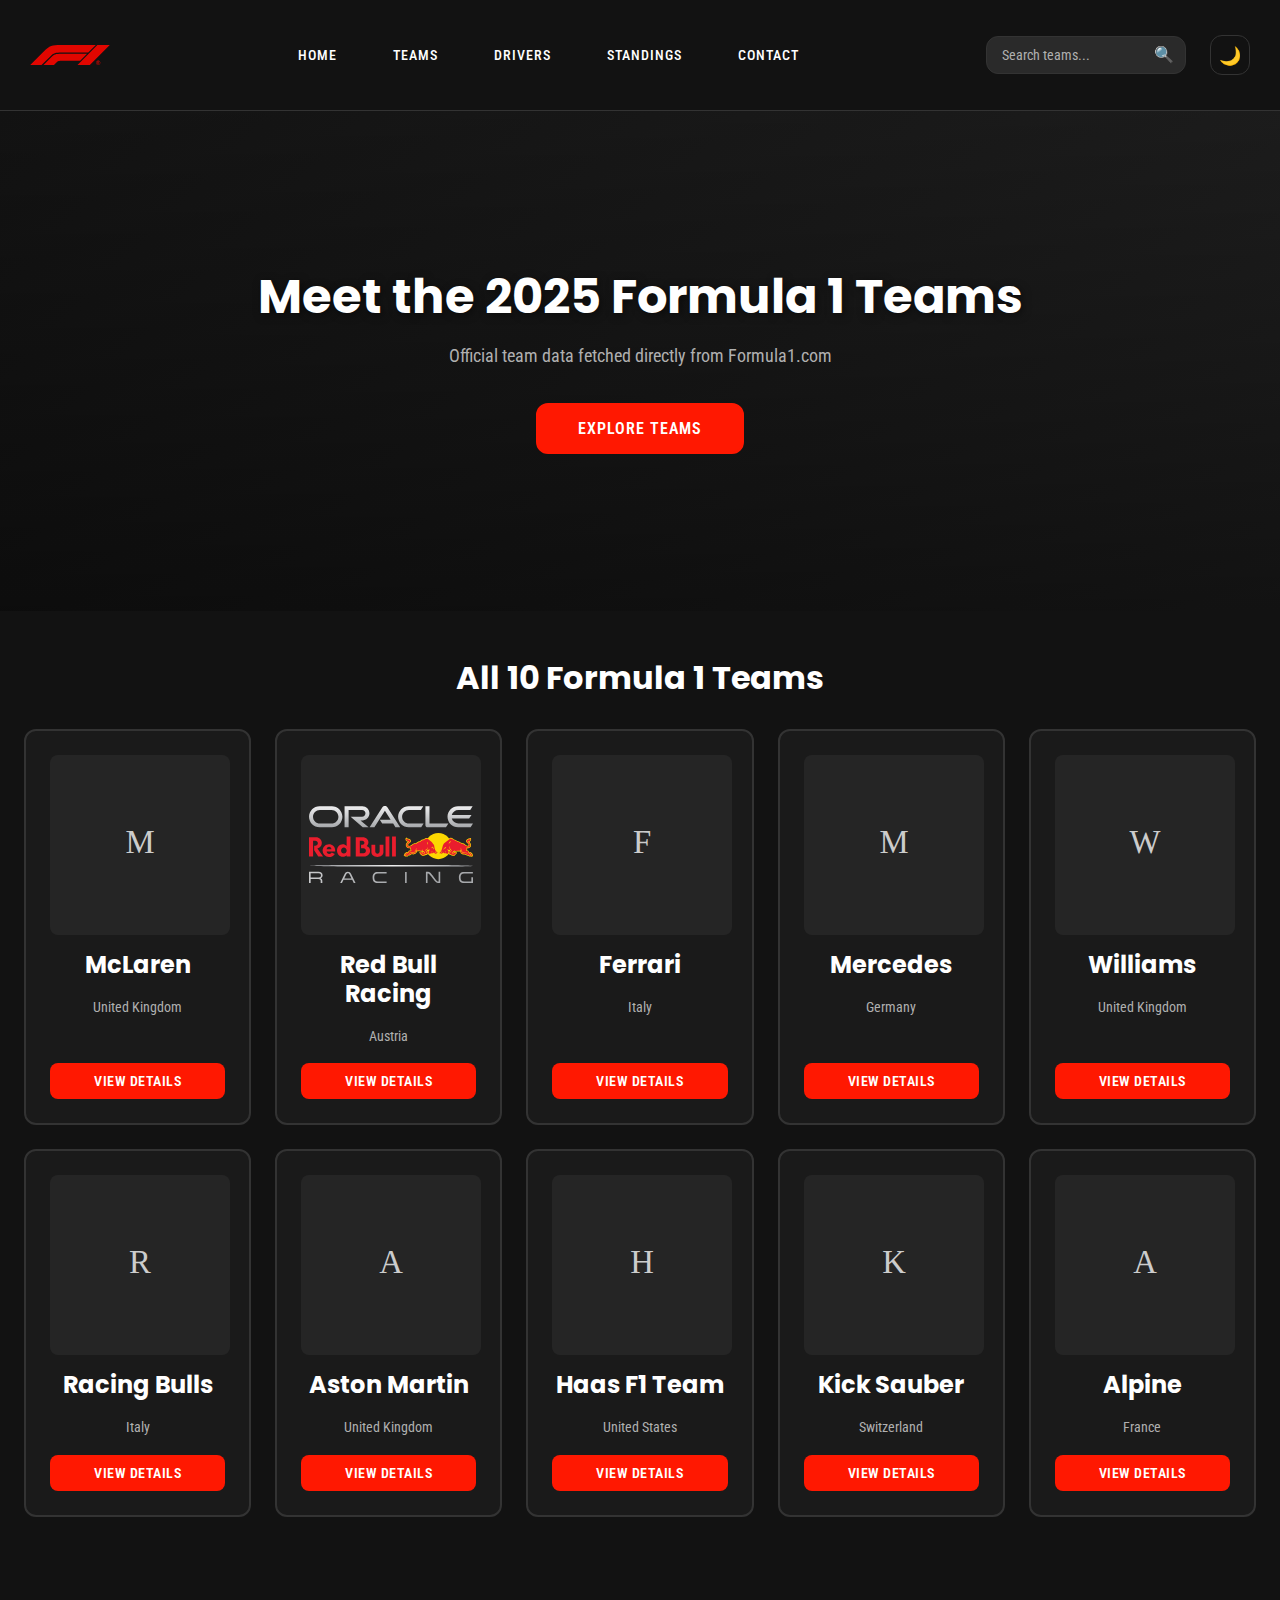
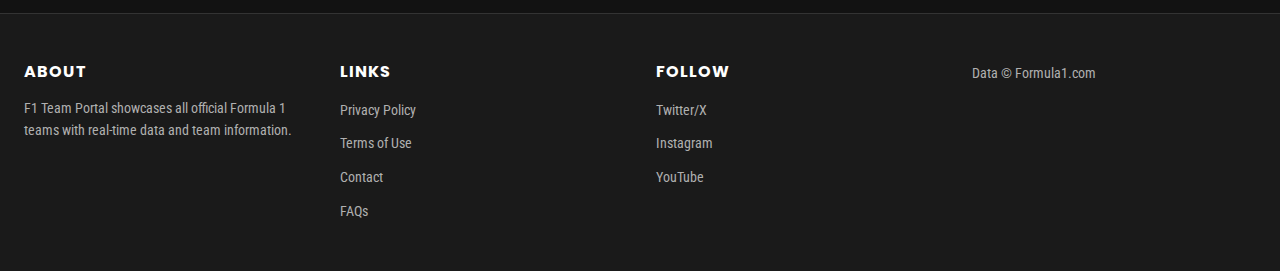
<file: index.html>
<!DOCTYPE html>
<html lang="en">
<head>
    <meta charset="UTF-8">
    <meta name="viewport" content="width=device-width, initial-scale=1.0">
    <title>F1 Team Portal - Official Formula 1 Teams</title>
    <link rel="preconnect" href="https://fonts.googleapis.com">
    <link rel="preconnect" href="https://fonts.gstatic.com" crossorigin>
    <link href="https://fonts.googleapis.com/css2?family=Poppins:wght@400;500;600;700&family=Roboto+Condensed:wght@400;500;700&display=swap" rel="stylesheet">
    <link rel="stylesheet" href="css/styles.css">
</head>
<body>
    <!-- HEADER / NAVBAR -->
    <header class="navbar" id="navbar">
        <div class="navbar-container">
            <!-- Logo -->
            <div class="navbar-logo">
                <a href="index.html" class="logo-link">
                    <img src="images/logos/f1-logo.svg" alt="F1 Logo" class="logo-img" style="width:80px; height:auto; display:block;">
                    
                </a>
            </div>

            <!-- Navigation Links -->
            <nav class="navbar-nav">
                <a href="index.html" class="nav-link">Home</a>
                <a href="index.html#teams-section" class="nav-link">Teams</a>
                <a href="drivers.html" class="nav-link">Drivers</a>
                <a href="standings.html" class="nav-link">Standings</a>
                <a href="contact.html" class="nav-link">Contact</a>
            </nav>

            <!-- Search Box -->
            <div class="search-container">
                <input
                    type="text"
                    id="search-box"
                    class="search-input"
                    placeholder="Search teams..."
                    aria-label="Search teams"
                >
                <span class="search-icon">🔍</span>
            </div>

            <!-- Dark Mode Toggle -->
            <button class="dark-mode-toggle" id="dark-mode-toggle" aria-label="Toggle dark mode">
                <span class="mode-icon">🌙</span>
            </button>
        </div>
    </header>

    <!-- HERO SECTION -->
    <section class="hero" id="hero">
        <div class="hero-overlay"></div>
        <div class="hero-content">
            <h1 class="hero-headline">Meet the 2025 Formula 1 Teams</h1>
            <p class="hero-subtitle">Official team data fetched directly from Formula1.com</p>
            <button class="cta-button" id="explore-button">Explore Teams</button>
        </div>
    </section>

    <!-- TEAMS GRID SECTION -->
    <section class="teams-section" id="teams-section">
        <div class="section-container">
            <h2 class="section-title">All 10 Formula 1 Teams</h2>
            <div class="teams-grid" id="teams-grid">
                <!-- Teams will be dynamically injected here by JavaScript -->
                <div class="teams-loading">Loading teams...</div>
            </div>
        </div>
    </section>

    <!-- TEAM DETAILS MODAL -->
    <div class="modal-overlay" id="modal-overlay">
        <div class="modal-container" id="modal-container">
            <button class="modal-close" id="modal-close" aria-label="Close modal">×</button>
            <div class="modal-content" id="modal-content">
                <!-- Team details will be dynamically injected here -->
            </div>
        </div>
    </div>

    <!-- FOOTER -->
    <footer class="footer" id="footer">
        <div class="footer-container">
            <!-- About Section -->
            <div class="footer-section">
                <h3 class="footer-title">About</h3>
                <p class="footer-text">F1 Team Portal showcases all official Formula 1 teams with real-time data and team information.</p>
            </div>

            <!-- Links Section -->
            <div class="footer-section">
                <h3 class="footer-title">Links</h3>
                <ul class="footer-links">
                    <li><a href="#" target="_blank" rel="noopener">Privacy Policy</a></li>
                    <li><a href="#" target="_blank" rel="noopener">Terms of Use</a></li>
                    <li><a href="contact.html">Contact</a></li>
                    <li><a href="#" target="_blank" rel="noopener">FAQs</a></li>
                </ul>
            </div>

            <!-- Social Section -->
            <div class="footer-section">
                <h3 class="footer-title">Follow</h3>
                <ul class="footer-links">
                    <li><a href="https://twitter.com/F1" target="_blank" rel="noopener">Twitter/X</a></li>
                    <li><a href="https://instagram.com/formula1" target="_blank" rel="noopener">Instagram</a></li>
                    <li><a href="https://youtube.com/@formula1" target="_blank" rel="noopener">YouTube</a></li>
                </ul>
            </div>

            <!-- Copyright Section -->
            <div class="footer-section footer-copyright">
                <p class="footer-text">Data © Formula1.com</p>
                
            </div>
        </div>
    </footer>

    <!-- JavaScript Modules -->
    <script src="js/utils.js"></script>
    <script src="js/data-fetcher.js"></script>
    <script src="js/ui-renderer.js"></script>
    <script src="js/main.js"></script>
</body>
</html>
</file>
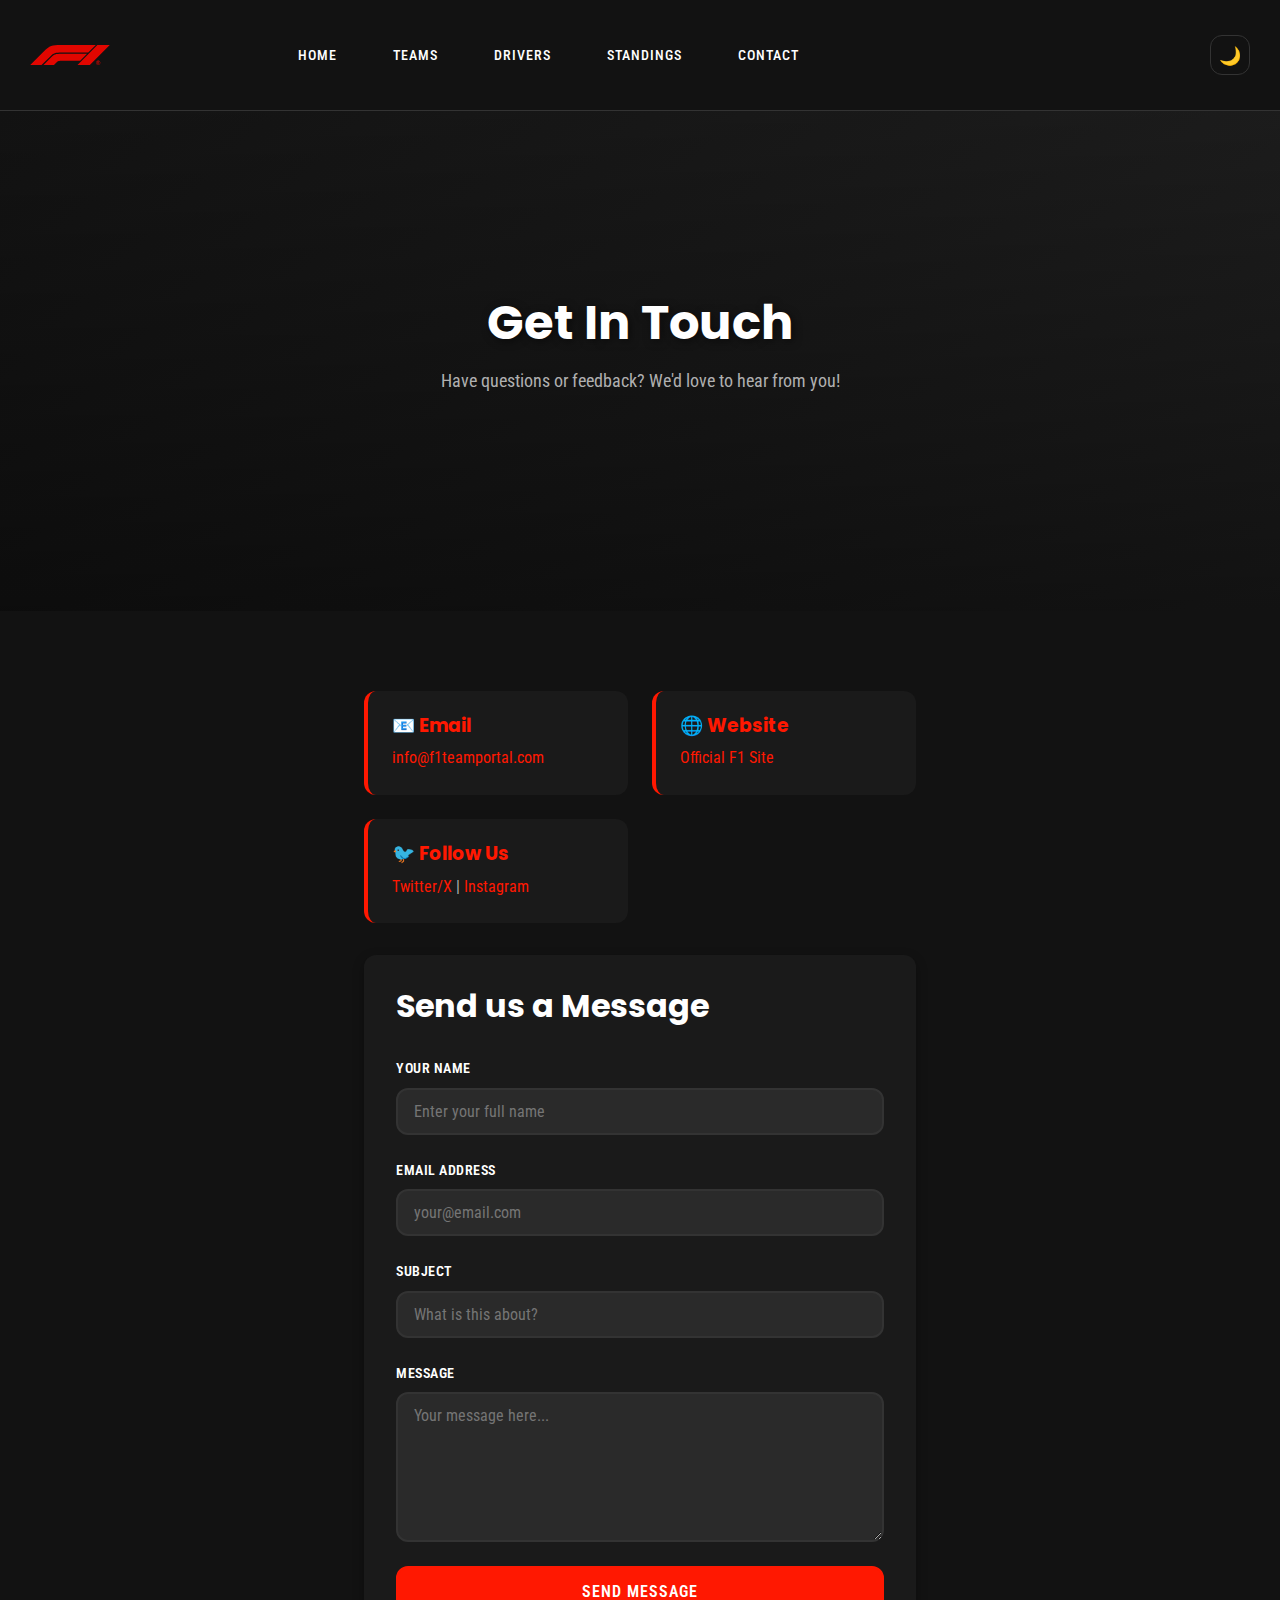
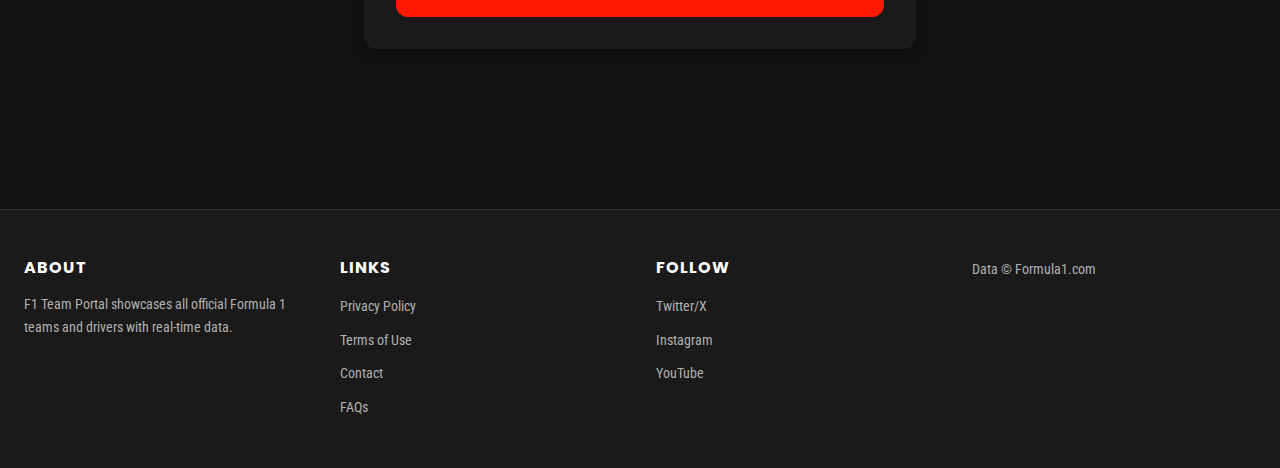
<file: contact.html>
<!DOCTYPE html>
<html lang="en">
<head>
    <meta charset="UTF-8">
    <meta name="viewport" content="width=device-width, initial-scale=1.0">
    <title>Contact - Formula 1 Team Portal</title>
    <link rel="preconnect" href="https://fonts.googleapis.com">
    <link rel="preconnect" href="https://fonts.gstatic.com" crossorigin>
    <link href="https://fonts.googleapis.com/css2?family=Poppins:wght@400;500;600;700&family=Roboto+Condensed:wght@400;500;700&display=swap" rel="stylesheet">
    <link rel="stylesheet" href="css/styles.css">
    <style>
        .contact-container {
            max-width: 600px;
            margin: 0 auto;
            padding: var(--spacing-xl) var(--spacing-lg);
        }

        .contact-form {
            background-color: var(--color-dark-secondary);
            padding: var(--spacing-xl);
            border-radius: var(--border-radius-md);
            box-shadow: var(--shadow-md);
            margin-bottom: var(--spacing-xl);
        }

        body.light-mode .contact-form {
            background-color: var(--color-light-secondary);
        }

        .form-group {
            margin-bottom: var(--spacing-lg);
            display: flex;
            flex-direction: column;
            gap: var(--spacing-sm);
        }

        .form-group label {
            font-weight: 600;
            color: var(--color-text-light);
            text-transform: uppercase;
            font-size: var(--font-size-small);
            letter-spacing: 0.5px;
        }

        body.light-mode .form-group label {
            color: var(--color-light-text);
        }

        .form-group input,
        .form-group textarea {
            padding: 12px 16px;
            border: 2px solid var(--color-border);
            border-radius: var(--border-radius-md);
            background-color: var(--color-dark-tertiary);
            color: var(--color-text-light);
            font-family: inherit;
            font-size: var(--font-size-base);
            transition: all var(--transition-normal);
        }

        body.light-mode .form-group input,
        body.light-mode .form-group textarea {
            background-color: var(--color-light-tertiary);
            color: var(--color-light-text);
            border-color: var(--color-light-muted);
        }

        .form-group input:focus,
        .form-group textarea:focus {
            outline: none;
            border-color: var(--color-accent-red);
            box-shadow: 0 0 8px rgba(255, 24, 1, 0.2);
        }

        .form-group textarea {
            resize: vertical;
            min-height: 150px;
            font-family: var(--font-secondary), sans-serif;
        }

        .submit-button {
            background-color: var(--color-accent-red);
            color: var(--color-text-light);
            padding: 14px 40px;
            font-size: var(--font-size-base);
            font-weight: 600;
            border-radius: var(--border-radius-md);
            border: 2px solid var(--color-accent-red);
            cursor: pointer;
            text-transform: uppercase;
            letter-spacing: 1px;
            transition: all var(--transition-normal);
            width: 100%;
        }

        .submit-button:hover {
            background-color: transparent;
            color: var(--color-accent-red);
            transform: scale(1.02);
        }

        .submit-button:disabled {
            opacity: 0.5;
            cursor: not-allowed;
        }

        .form-message {
            padding: var(--spacing-md);
            border-radius: var(--border-radius-md);
            margin-bottom: var(--spacing-lg);
            text-align: center;
            font-weight: 600;
            display: none;
        }

        .form-message.success {
            background-color: rgba(0, 212, 190, 0.2);
            color: #00D4BE;
            border: 1px solid #00D4BE;
            display: block;
        }

        .form-message.error {
            background-color: rgba(255, 24, 1, 0.2);
            color: #FF1801;
            border: 1px solid #FF1801;
            display: block;
        }

        .contact-info {
            display: grid;
            grid-template-columns: repeat(auto-fit, minmax(250px, 1fr));
            gap: var(--spacing-lg);
            margin-bottom: var(--spacing-xl);
        }

        .info-card {
            background-color: var(--color-dark-secondary);
            padding: var(--spacing-lg);
            border-radius: var(--border-radius-md);
            border-left: 4px solid var(--color-accent-red);
        }

        body.light-mode .info-card {
            background-color: var(--color-light-secondary);
        }

        .info-card h3 {
            color: var(--color-accent-red);
            margin-bottom: var(--spacing-sm);
        }

        .info-card p {
            color: var(--color-text-muted);
            margin: 0;
            line-height: 1.6;
        }

        body.light-mode .info-card p {
            color: var(--color-light-muted);
        }

        @media (max-width: 767px) {
            .contact-container {
                padding: var(--spacing-lg) var(--spacing-md);
            }

            .contact-form {
                padding: var(--spacing-lg);
            }

            .contact-info {
                grid-template-columns: 1fr;
            }
        }
    </style>
</head>
<body>
    <!-- HEADER / NAVBAR -->
    <header class="navbar" id="navbar">
        <div class="navbar-container">
            <div class="navbar-logo">
                <a href="index.html" class="logo-link">
                    <img src="images/logos/f1-logo.svg" alt="F1 Logo" class="logo-img" style="width:80px; height:auto; display:block;">
                    
                </a>
            </div>

            <!-- Navigation Links -->
            <nav class="navbar-nav">
                <a href="index.html" class="nav-link">Home</a>
                <a href="index.html#teams-section" class="nav-link">Teams</a>
                <a href="drivers.html" class="nav-link">Drivers</a>
                <a href="standings.html" class="nav-link">Standings</a>
                <a href="contact.html" class="nav-link">Contact</a>
            </nav>

            <!-- Search Box -->
            <div class="search-container" style="visibility: hidden;">
                <input type="text" class="search-input" placeholder="Search..." aria-label="Search">
                <span class="search-icon">🔍</span>
            </div>

            <!-- Dark Mode Toggle -->
            <button class="dark-mode-toggle" id="dark-mode-toggle" aria-label="Toggle dark mode">
                <span class="mode-icon">🌙</span>
            </button>
        </div>
    </header>

    <!-- HERO SECTION -->
    <section class="hero" id="hero">
        <div class="hero-overlay"></div>
        <div class="hero-content">
            <h1 class="hero-headline">Get In Touch</h1>
            <p class="hero-subtitle">Have questions or feedback? We'd love to hear from you!</p>
        </div>
    </section>

    <!-- CONTACT SECTION -->
    <section class="teams-section">
        <div class="contact-container">
            <!-- Contact Information -->
            <div class="contact-info">
                <div class="info-card">
                    <h3>📧 Email</h3>
                    <p><a href="mailto:info@f1teamportal.com" style="color: var(--color-accent-red);">info@f1teamportal.com</a></p>
                </div>
                <div class="info-card">
                    <h3>🌐 Website</h3>
                    <p><a href="https://formula1.com" target="_blank" rel="noopener" style="color: var(--color-accent-red);">Official F1 Site</a></p>
                </div>
                <div class="info-card">
                    <h3>🐦 Follow Us</h3>
                    <p>
                        <a href="https://twitter.com/F1" target="_blank" rel="noopener" style="color: var(--color-accent-red);">Twitter/X</a> |
                        <a href="https://instagram.com/formula1" target="_blank" rel="noopener" style="color: var(--color-accent-red);">Instagram</a>
                    </p>
                </div>
            </div>

            <!-- Contact Form -->
            <div class="contact-form">
                <h2 class="section-title" style="margin-top: 0; margin-bottom: var(--spacing-xl); text-align: left;">Send us a Message</h2>

                <div class="form-message" id="form-message"></div>

                <form id="contact-form">
                    <div class="form-group">
                        <label for="name">Your Name</label>
                        <input
                            type="text"
                            id="name"
                            name="name"
                            placeholder="Enter your full name"
                            required
                        >
                    </div>

                    <div class="form-group">
                        <label for="email">Email Address</label>
                        <input
                            type="email"
                            id="email"
                            name="email"
                            placeholder="your@email.com"
                            required
                        >
                    </div>

                    <div class="form-group">
                        <label for="subject">Subject</label>
                        <input
                            type="text"
                            id="subject"
                            name="subject"
                            placeholder="What is this about?"
                            required
                        >
                    </div>

                    <div class="form-group">
                        <label for="message">Message</label>
                        <textarea
                            id="message"
                            name="message"
                            placeholder="Your message here..."
                            required
                        ></textarea>
                    </div>

                    <button type="submit" class="submit-button" id="submit-button">Send Message</button>
                </form>

                
            </div>
        </div>
    </section>

    <!-- FOOTER -->
    <footer class="footer" id="footer">
        <div class="footer-container">
            <!-- About Section -->
            <div class="footer-section">
                <h3 class="footer-title">About</h3>
                <p class="footer-text">F1 Team Portal showcases all official Formula 1 teams and drivers with real-time data.</p>
            </div>

            <!-- Links Section -->
            <div class="footer-section">
                <h3 class="footer-title">Links</h3>
                <ul class="footer-links">
                    <li><a href="#" target="_blank" rel="noopener">Privacy Policy</a></li>
                    <li><a href="#" target="_blank" rel="noopener">Terms of Use</a></li>
                    <li><a href="contact.html">Contact</a></li>
                    <li><a href="#" target="_blank" rel="noopener">FAQs</a></li>
                </ul>
            </div>

            <!-- Social Section -->
            <div class="footer-section">
                <h3 class="footer-title">Follow</h3>
                <ul class="footer-links">
                    <li><a href="https://twitter.com/F1" target="_blank" rel="noopener">Twitter/X</a></li>
                    <li><a href="https://instagram.com/formula1" target="_blank" rel="noopener">Instagram</a></li>
                    <li><a href="https://youtube.com/@formula1" target="_blank" rel="noopener">YouTube</a></li>
                </ul>
            </div>

            <!-- Copyright Section -->
            <div class="footer-section footer-copyright">
                <p class="footer-text">Data © Formula1.com</p>
                
            </div>
        </div>
    </footer>

    <!-- JavaScript -->
    <script src="js/contact.js"></script>
</body>
</html>
</file>
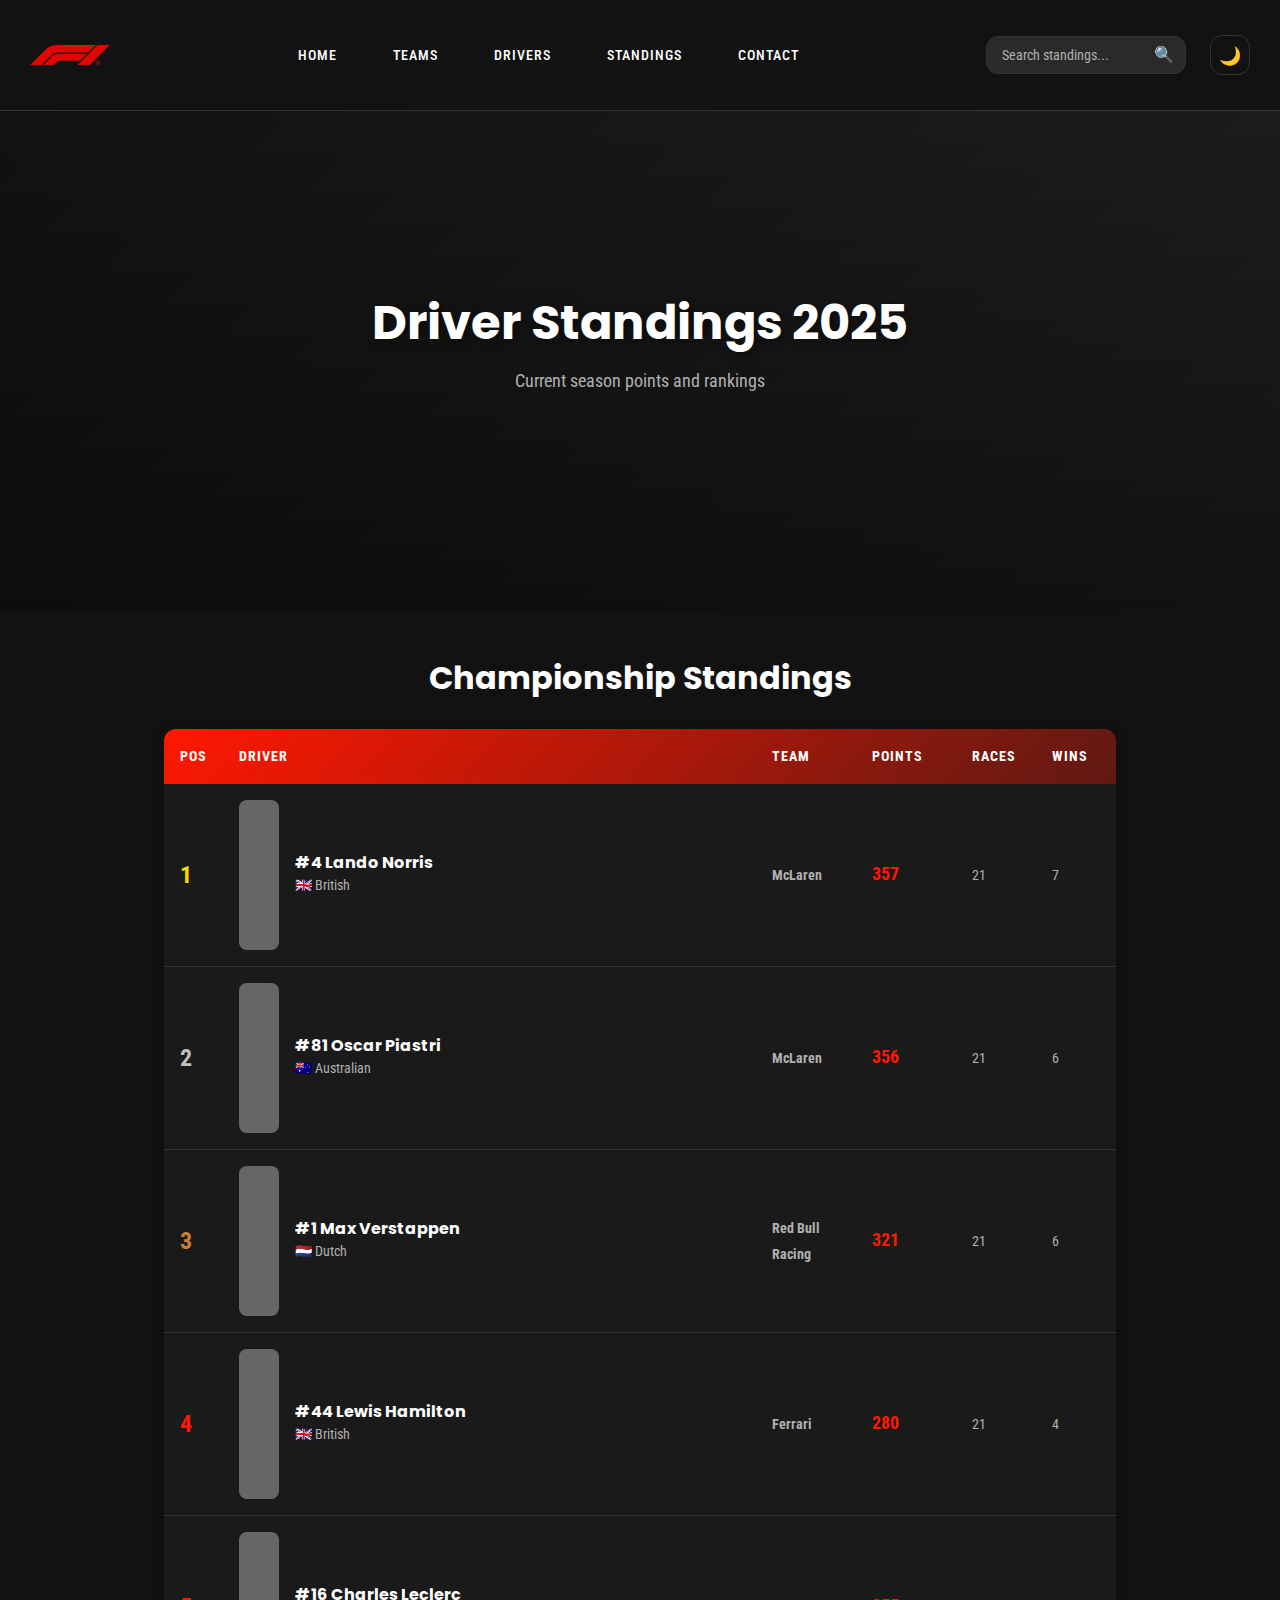
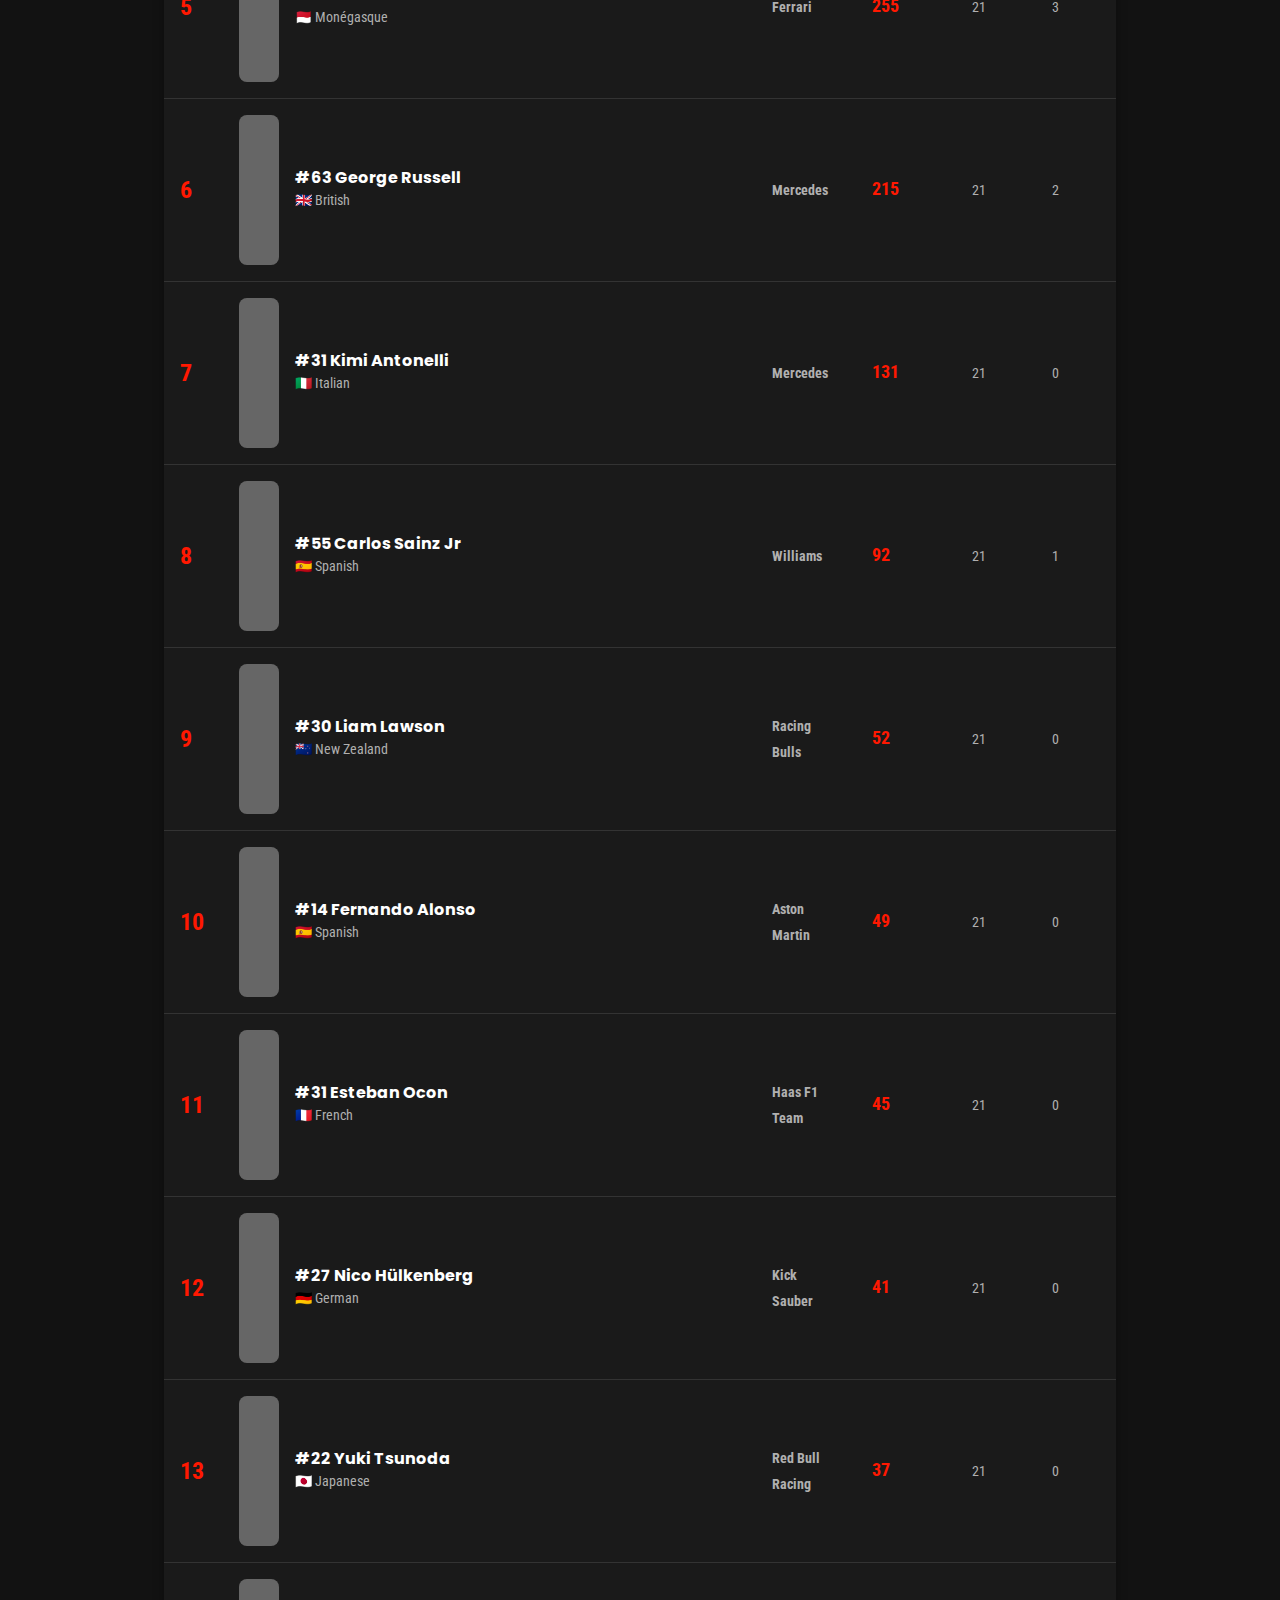
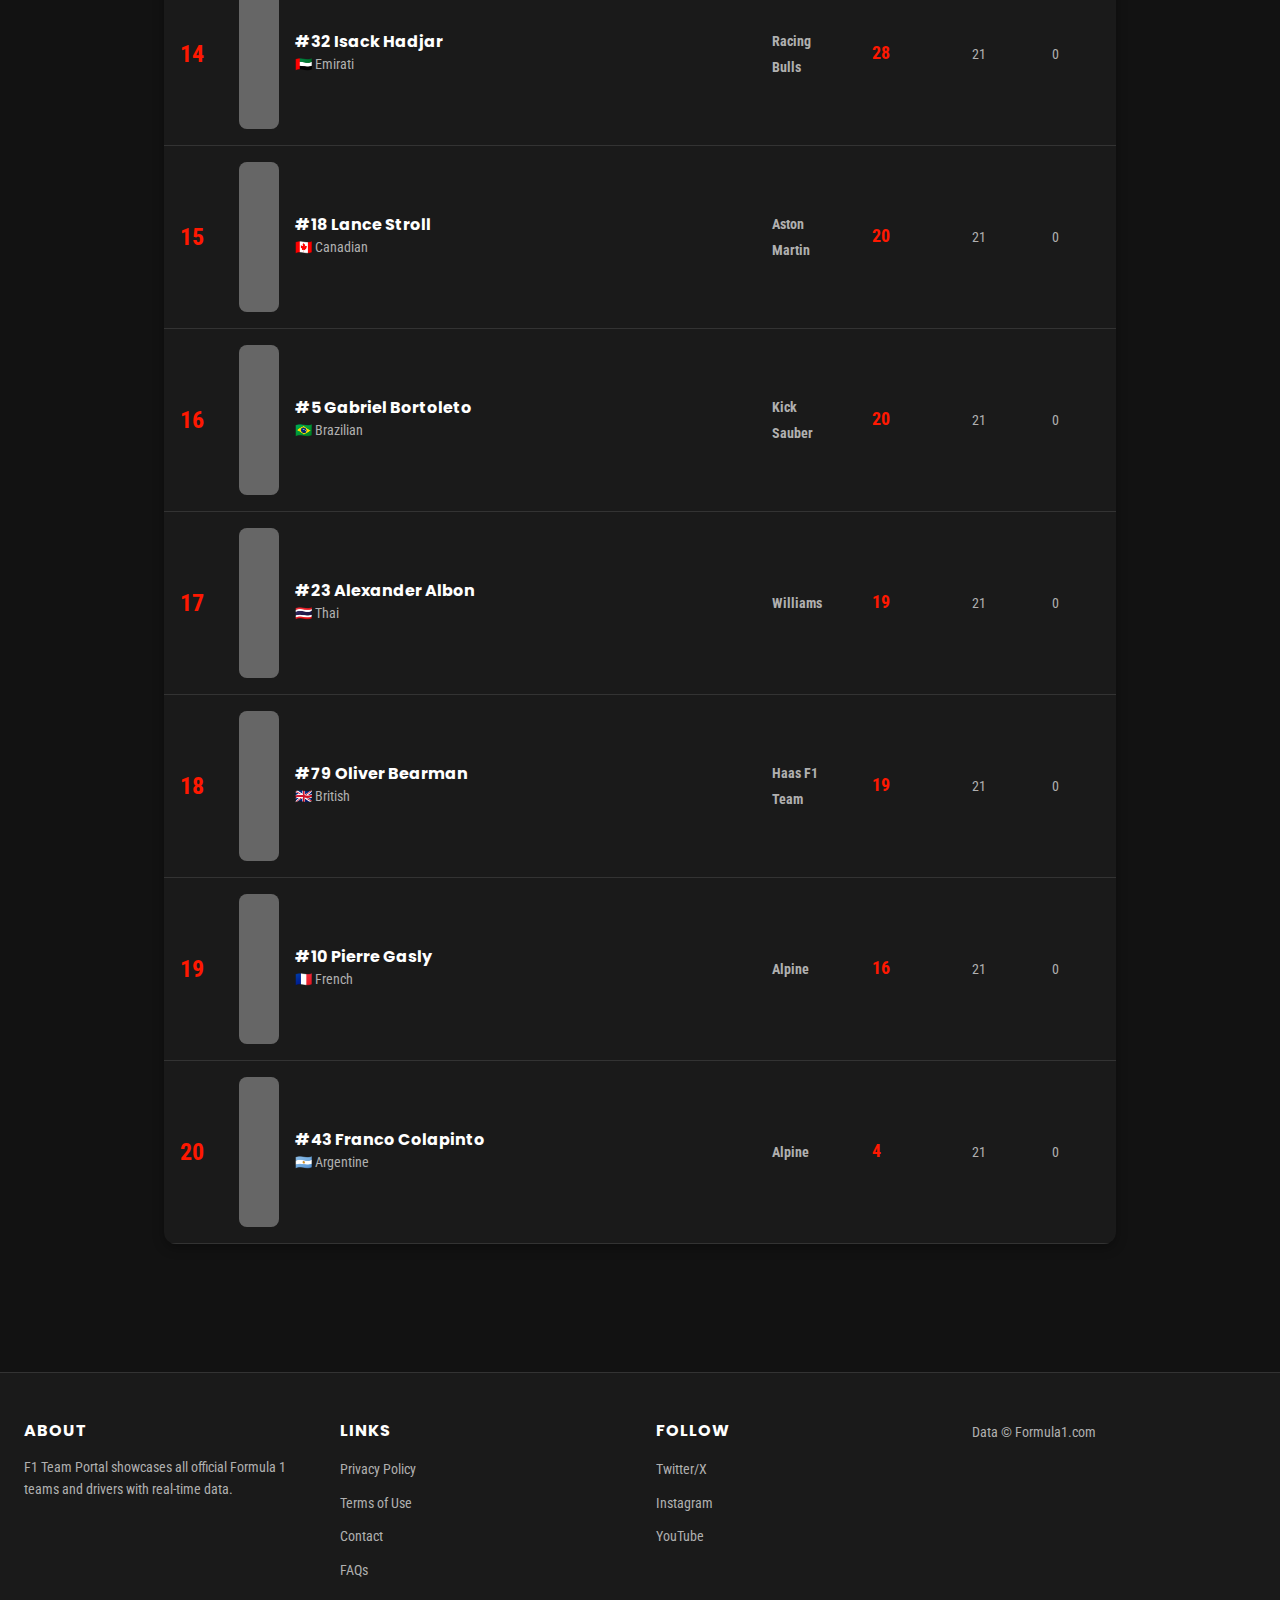
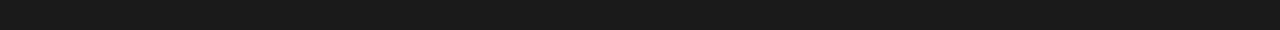
<file: standings.html>
<!DOCTYPE html>
<html lang="en">
<head>
    <meta charset="UTF-8">
    <meta name="viewport" content="width=device-width, initial-scale=1.0">
    <title>F1 Standings - Formula 1 Team Portal</title>
    <link rel="preconnect" href="https://fonts.googleapis.com">
    <link rel="preconnect" href="https://fonts.gstatic.com" crossorigin>
    <link href="https://fonts.googleapis.com/css2?family=Poppins:wght@400;500;600;700&family=Roboto+Condensed:wght@400;500;700&display=swap" rel="stylesheet">
    <link rel="stylesheet" href="css/styles.css">
    <style>
        .standings-container {
            max-width: 1000px;
            margin: 0 auto;
            padding: 0 var(--spacing-lg);
        }

        .standings-table {
            width: 100%;
            border-collapse: collapse;
            background-color: var(--color-dark-secondary);
            border-radius: var(--border-radius-md);
            overflow: hidden;
            box-shadow: var(--shadow-md);
            margin-bottom: var(--spacing-xl);
        }

        body.light-mode .standings-table {
            background-color: var(--color-light-secondary);
        }

        .standings-table thead {
            background: linear-gradient(135deg, var(--color-accent-red), rgba(255, 24, 1, 0.3));
        }

        .standings-table th {
            padding: var(--spacing-md);
            text-align: left;
            font-weight: 700;
            color: white;
            text-transform: uppercase;
            font-size: var(--font-size-small);
            letter-spacing: 1px;
        }

        .standings-table td {
            padding: var(--spacing-md);
            border-bottom: 1px solid var(--color-border);
            color: var(--color-text-light);
            font-size: var(--font-size-base);
        }

        body.light-mode .standings-table td {
            border-bottom-color: var(--color-light-tertiary);
            color: var(--color-light-text);
        }

        .standings-table tbody tr {
            transition: all var(--transition-normal);
        }

        .standings-table tbody tr:hover {
            background-color: var(--color-dark-tertiary);
        }

        body.light-mode .standings-table tbody tr:hover {
            background-color: var(--color-light-tertiary);
        }

        .standings-rank {
            font-weight: 700;
            font-size: var(--font-size-xl);
            color: var(--color-accent-red);
            width: 40px;
            text-align: center;
        }

        .standings-rank.podium-1 {
            color: #FFD700;
        }

        .standings-rank.podium-2 {
            color: #C0C0C0;
        }

        .standings-rank.podium-3 {
            color: #CD7F32;
        }

        .driver-cell {
            display: flex;
            align-items: center;
            gap: var(--spacing-md);
        }

        .driver-photo {
            width: 40px;
            height: 150px;
            border-radius: var(--border-radius-sm);
            object-fit: cover;
            background-color: var(--color-dark-tertiary);
        }

        .driver-info h4 {
            margin: 0;
            font-size: var(--font-size-base);
            font-weight: 700;
        }

        .driver-info p {
            margin: 2px 0 0 0;
            font-size: var(--font-size-small);
            color: var(--color-text-muted);
        }

        .team-name {
            color: var(--color-text-muted);
            font-size: var(--font-size-small);
        }

        .points-cell {
            font-weight: 700;
            font-size: var(--font-size-large);
            color: var(--color-accent-red);
        }

        .stats-cell {
            text-align: center;
            font-size: var(--font-size-small);
            color: var(--color-text-muted);
        }

        @media (max-width: 767px) {
            .standings-table {
                font-size: 13px;
            }

            .standings-table th,
            .standings-table td {
                padding: var(--spacing-sm);
            }

            .driver-photo {
                width: 32px;
                height: 40px;
            }

            .driver-info h4 {
                font-size: 13px;
            }

            .driver-info p {
                font-size: 11px;
            }

            .standings-rank {
                width: 30px;
                font-size: var(--font-size-base);
            }
        }
    </style>
</head>
<body>
    <!-- HEADER / NAVBAR -->
    <header class="navbar" id="navbar">
        <div class="navbar-container">
            <!-- Logo -->
            <div class="navbar-logo">
                <a href="index.html" class="logo-link">
                    <img src="images/logos/f1-logo.svg" alt="F1 Logo" class="logo-img" style="width:80px; height:auto; display:block;">
                    
                </a>
            </div>

            <!-- Navigation Links -->
            <nav class="navbar-nav">
                <a href="index.html" class="nav-link">Home</a>
                <a href="index.html#teams-section" class="nav-link">Teams</a>
                <a href="drivers.html" class="nav-link">Drivers</a>
                <a href="standings.html" class="nav-link">Standings</a>
                <a href="contact.html" class="nav-link">Contact</a>
            </nav>

            <!-- Search Box -->
            <div class="search-container">
                <input
                    type="text"
                    id="search-box"
                    class="search-input"
                    placeholder="Search standings..."
                    aria-label="Search standings"
                >
                <span class="search-icon">🔍</span>
            </div>

            <!-- Dark Mode Toggle -->
            <button class="dark-mode-toggle" id="dark-mode-toggle" aria-label="Toggle dark mode">
                <span class="mode-icon">🌙</span>
            </button>
        </div>
    </header>

    <!-- HERO SECTION -->
    <section class="hero" id="hero">
        <div class="hero-overlay"></div>
        <div class="hero-content">
            <h1 class="hero-headline">Driver Standings 2025</h1>
            <p class="hero-subtitle">Current season points and rankings</p>
        </div>
    </section>

    <!-- STANDINGS SECTION -->
    <section class="teams-section">
        <div class="standings-container">
            <h2 class="section-title">Championship Standings</h2>
            <table class="standings-table" id="standings-table">
                <thead>
                    <tr>
                        <th style="width: 50px;">Pos</th>
                        <th style="flex: 1;">Driver</th>
                        <th style="width: 100px;">Team</th>
                        <th style="width: 100px;">Points</th>
                        <th style="width: 80px;">Races</th>
                        <th style="width: 80px;">Wins</th>
                    </tr>
                </thead>
                <tbody id="standings-body">
                    <tr>
                        <td colspan="6" class="teams-loading">Loading standings...</td>
                    </tr>
                </tbody>
            </table>
        </div>
    </section>

    <!-- FOOTER -->
    <footer class="footer" id="footer">
        <div class="footer-container">
            <!-- About Section -->
            <div class="footer-section">
                <h3 class="footer-title">About</h3>
                <p class="footer-text">F1 Team Portal showcases all official Formula 1 teams and drivers with real-time data.</p>
            </div>

            <!-- Links Section -->
            <div class="footer-section">
                <h3 class="footer-title">Links</h3>
                <ul class="footer-links">
                    <li><a href="#" target="_blank" rel="noopener">Privacy Policy</a></li>
                    <li><a href="#" target="_blank" rel="noopener">Terms of Use</a></li>
                    <li><a href="contact.html">Contact</a></li>
                    <li><a href="#" target="_blank" rel="noopener">FAQs</a></li>
                </ul>
            </div>

            <!-- Social Section -->
            <div class="footer-section">
                <h3 class="footer-title">Follow</h3>
                <ul class="footer-links">
                    <li><a href="https://twitter.com/F1" target="_blank" rel="noopener">Twitter/X</a></li>
                    <li><a href="https://instagram.com/formula1" target="_blank" rel="noopener">Instagram</a></li>
                    <li><a href="https://youtube.com/@formula1" target="_blank" rel="noopener">YouTube</a></li>
                </ul>
            </div>

            <!-- Copyright Section -->
            <div class="footer-section footer-copyright">
                <p class="footer-text">Data © Formula1.com</p>
                
            </div>
        </div>
    </footer>

    <!-- JavaScript Modules -->
    <script src="js/utils.js"></script>
    <script src="js/data-fetcher.js"></script>
    <script src="js/standings.js"></script>
</body>
</html>
</file>
<file: css/styles.css>
/* ============================================
   F1 TEAM PORTAL - STYLES
   Comprehensive CSS for all components
   ============================================ */

/* ============================================
   1. CSS VARIABLES
   ============================================ */
:root {
    /* Colors - Dark Mode Default */
    --color-dark-primary: #121212;
    --color-dark-secondary: #1A1A1A;
    --color-dark-tertiary: #2A2A2A;
    --color-accent-red: #FF1801;
    --color-text-light: #FFFFFF;
    --color-text-muted: #B0B0B0;
    --color-border: #333333;

    /* Colors - Light Mode */
    --color-light-primary: #FFFFFF;
    --color-light-secondary: #F5F5F5;
    --color-light-tertiary: #EEEEEE;
    --color-light-text: #1A1A1A;
    --color-light-muted: #666666;

    /* Team-specific accent colors */
    --color-mercedes: #00D4BE;
    --color-red-bull: #0600EF;
    --color-ferrari: #FF1801;
    --color-mclaren: #FF8700;
    --color-alpine: #0093D0;
    --color-aston-martin: #006F62;
    --color-williams: #005AFF;
    --color-alfa-romeo: #900000;
    --color-haas: #525050;
    --color-alpha-tauri: #2B4562;

    /* Typography */
    --font-primary: 'Poppins', sans-serif;
    --font-secondary: 'Roboto Condensed', sans-serif;
    --font-size-base: 16px;
    --font-size-small: 14px;
    --font-size-large: 18px;
    --font-size-xl: 24px;
    --font-size-xxl: 32px;
    --font-size-hero: 48px;

    /* Spacing */
    --spacing-xs: 4px;
    --spacing-sm: 8px;
    --spacing-md: 16px;
    --spacing-lg: 24px;
    --spacing-xl: 32px;
    --spacing-xxl: 48px;

    /* Border Radius */
    --border-radius-sm: 8px;
    --border-radius-md: 12px;
    --border-radius-lg: 16px;

    /* Shadow */
    --shadow-sm: 0 2px 8px rgba(0, 0, 0, 0.1);
    --shadow-md: 0 4px 12px rgba(0, 0, 0, 0.3);
    --shadow-lg: 0 8px 24px rgba(0, 0, 0, 0.4);

    /* Transitions */
    --transition-fast: 0.15s ease-in-out;
    --transition-normal: 0.3s ease-in-out;
    --transition-slow: 0.5s ease-in-out;

    /* Breakpoints */
    --breakpoint-mobile: 767px;
    --breakpoint-tablet: 768px;
    --breakpoint-desktop: 1024px;

    /* Z-index */
    --z-navbar: 1000;
    --z-modal: 2000;
}

/* ============================================
   2. RESET & BASE STYLES
   ============================================ */
* {
    margin: 0;
    padding: 0;
    box-sizing: border-box;
}

html {
    scroll-behavior: smooth;
    font-size: 16px;
}

body {
    font-family: var(--font-secondary), sans-serif;
    background-color: var(--color-dark-primary);
    color: var(--color-text-light);
    line-height: 1.6;
    transition: background-color var(--transition-normal), color var(--transition-normal);
}

/* Light Mode Override */
body.light-mode {
    background-color: var(--color-light-primary);
    color: var(--color-light-text);
}

h1, h2, h3, h4, h5, h6 {
    font-family: var(--font-primary), sans-serif;
    font-weight: 700;
    line-height: 1.2;
}

a {
    color: var(--color-accent-red);
    text-decoration: none;
    transition: color var(--transition-normal);
}

a:hover {
    color: #FF5500;
}

button {
    cursor: pointer;
    border: none;
    font-family: inherit;
    transition: all var(--transition-normal);
}

input {
    font-family: inherit;
}

/* ============================================
   3. THEME STYLES
   ============================================ */

/* Dark Mode (Default) */
body {
    background-color: var(--color-dark-primary);
    color: var(--color-text-light);
}

body.light-mode {
    background-color: var(--color-light-primary);
    color: var(--color-light-text);
}

body.light-mode .navbar {
    background-color: var(--color-light-secondary);
    border-bottom-color: var(--color-light-tertiary);
}

body.light-mode .navbar-nav a,
body.light-mode .nav-link {
    color: var(--color-light-text);
}

body.light-mode .search-input {
    background-color: var(--color-light-tertiary);
    color: var(--color-light-text);
    border-color: var(--color-light-muted);
}

body.light-mode .search-input::placeholder {
    color: var(--color-light-muted);
}

body.light-mode .hero {
    background-color: #F0F0F0;
}

body.light-mode .teams-section {
    background-color: var(--color-light-secondary);
}

body.light-mode .team-card {
    background-color: var(--color-light-primary);
    border-color: var(--color-light-tertiary);
    color: var(--color-light-text);
}

body.light-mode .team-card:hover {
    box-shadow: 0 0 20px rgba(255, 24, 1, 0.3);
}

body.light-mode .modal-overlay {
    background-color: rgba(0, 0, 0, 0.7);
}

body.light-mode .modal-container {
    background-color: var(--color-light-primary);
    color: var(--color-light-text);
}

body.light-mode .footer {
    background-color: var(--color-light-tertiary);
    border-top-color: var(--color-light-muted);
}

/* ============================================
   4. HEADER / NAVBAR
   ============================================ */
.navbar {
    position: sticky;
    top: 0;
    background-color: var(--color-dark-primary);
    border-bottom: 1px solid var(--color-border);
    padding: 15px 30px;
    z-index: var(--z-navbar);
    box-shadow: none;
    transition: box-shadow var(--transition-normal);
}

.navbar.scrolled {
    box-shadow: var(--shadow-md);
}

.navbar-container {
    max-width: 1400px;
    margin: 0 auto;
    display: flex;
    justify-content: space-between;
    align-items: center;
    gap: var(--spacing-lg);
}

.navbar-logo {
    flex-shrink: 0;
}

.logo-link {
    display: flex;
    flex-direction: column;
    align-items: center;
    text-decoration: none;
}

.logo-text {
    font-family: var(--font-primary), sans-serif;
    font-size: 24px;
    font-weight: 700;
    color: var(--color-accent-red);
    letter-spacing: -1px;
}

.logo-subtext {
    font-family: var(--font-secondary), sans-serif;
    font-size: 10px;
    color: var(--color-text-muted);
    text-transform: uppercase;
    letter-spacing: 2px;
}

.navbar-nav {
    display: flex;
    gap: var(--spacing-xl);
    flex: 1;
    justify-content: center;
}

.nav-link {
    color: var(--color-text-light);
    font-size: var(--font-size-small);
    font-weight: 500;
    text-transform: uppercase;
    letter-spacing: 1px;
    padding: 8px 12px;
    border-radius: var(--border-radius-sm);
    transition: all var(--transition-normal);
}

.nav-link:hover {
    color: var(--color-accent-red);
    background-color: rgba(255, 24, 1, 0.1);
}

.search-container {
    position: relative;
    flex: 0 1 200px;
}

.search-input {
    width: 100%;
    padding: 10px 40px 10px 15px;
    background-color: var(--color-dark-tertiary);
    color: var(--color-text-light);
    border: 1px solid var(--color-border);
    border-radius: var(--border-radius-md);
    font-size: var(--font-size-small);
    transition: all var(--transition-normal);
}

.search-input:focus {
    outline: none;
    border-color: var(--color-accent-red);
    box-shadow: 0 0 8px rgba(255, 24, 1, 0.2);
}

.search-input::placeholder {
    color: var(--color-text-muted);
}

.search-icon {
    position: absolute;
    right: 12px;
    top: 50%;
    transform: translateY(-50%);
    pointer-events: none;
    font-size: 16px;
}

.dark-mode-toggle {
    background: none;
    border: 1px solid var(--color-border);
    color: var(--color-text-light);
    padding: 8px 12px;
    border-radius: var(--border-radius-md);
    font-size: 18px;
    display: flex;
    align-items: center;
    justify-content: center;
    width: 40px;
    height: 40px;
    cursor: pointer;
    transition: all var(--transition-normal);
}

.dark-mode-toggle:hover {
    background-color: var(--color-dark-tertiary);
    border-color: var(--color-accent-red);
}

.mode-icon {
    transition: transform var(--transition-normal);
}

/* ============================================
   5. HERO SECTION
   ============================================ */
.hero {
    position: relative;
    width: 100%;
    height: 500px;
    background: linear-gradient(135deg, #1a1a1a 0%, #2d2d2d 100%);
    background-size: cover;
    background-position: center;
    display: flex;
    align-items: center;
    justify-content: center;
    overflow: hidden;
}

.hero-overlay {
    position: absolute;
    top: 0;
    left: 0;
    width: 100%;
    height: 100%;
    background: linear-gradient(180deg, rgba(0, 0, 0, 0.3) 0%, rgba(0, 0, 0, 0.6) 100%);
    z-index: 1;
}

.hero-content {
    position: relative;
    z-index: 2;
    text-align: center;
    color: var(--color-text-light);
    animation: slideUp 0.8s ease-out;
}

.hero-headline {
    font-size: var(--font-size-hero);
    font-weight: 700;
    margin-bottom: var(--spacing-md);
    text-shadow: 2px 2px 8px rgba(0, 0, 0, 0.5);
}

.hero-subtitle {
    font-size: var(--font-size-large);
    color: var(--color-text-muted);
    margin-bottom: var(--spacing-xl);
    font-weight: 400;
}

.cta-button {
    background-color: var(--color-accent-red);
    color: var(--color-text-light);
    padding: 14px 40px;
    font-size: var(--font-size-base);
    font-weight: 600;
    border-radius: var(--border-radius-md);
    border: 2px solid var(--color-accent-red);
    cursor: pointer;
    transition: all var(--transition-normal);
    text-transform: uppercase;
    letter-spacing: 1px;
}

.cta-button:hover {
    background-color: transparent;
    color: var(--color-accent-red);
    transform: scale(1.05);
}

/* ============================================
   6. TEAMS SECTION
   ============================================ */
.teams-section {
    padding: var(--spacing-xxl) 0;
    background-color: var(--color-dark-primary);
    transition: background-color var(--transition-normal);
}

.section-container {
    max-width: 1400px;
    margin: 0 auto;
    padding: 0 var(--spacing-lg);
}

.section-title {
    font-size: var(--font-size-xxl);
    margin-bottom: var(--spacing-xl);
    text-align: center;
    color: var(--color-text-light);
}

.teams-grid {
    display: grid;
    grid-template-columns: repeat(5, 1fr);
    gap: var(--spacing-lg);
    min-height: 400px;
}

.teams-loading {
    grid-column: 1 / -1;
    display: flex;
    align-items: center;
    justify-content: center;
    font-size: var(--font-size-large);
    color: var(--color-text-muted);
    min-height: 300px;
}

/* Team Card */
.team-card {
    background-color: var(--color-dark-secondary);
    border: 2px solid var(--color-border);
    border-radius: var(--border-radius-md);
    padding: var(--spacing-lg);
    text-align: center;
    display: flex;
    flex-direction: column;
    gap: var(--spacing-md);
    cursor: pointer;
    transition: all var(--transition-normal);
    position: relative;
    overflow: hidden;
}

.team-card::before {
    content: '';
    position: absolute;
    top: 0;
    left: 0;
    width: 100%;
    height: 4px;
    background: var(--team-color, var(--color-accent-red));
    transform: scaleX(0);
    transform-origin: left;
    transition: transform var(--transition-normal);
}

.team-card:hover::before {
    transform: scaleX(1);
}

.team-card:hover {
    border-color: var(--team-color, var(--color-accent-red));
    transform: scale(1.05) translateY(-5px);
    box-shadow: 0 0 20px rgba(255, 24, 1, 0.2);
    background-color: var(--color-dark-tertiary);
}

.team-logo {
    width: 180px;
    height: 180px;
    margin: 0 auto;
    object-fit: contain;
    background-color: rgba(255, 255, 255, 0.05);
    border-radius: var(--border-radius-sm);
    padding: 8px;
}

.team-name {
    font-size: var(--font-size-xl);
    font-weight: 700;
    color: var(--color-text-light);
}

.team-country {
    font-size: var(--font-size-small);
    color: var(--color-text-muted);
}

.view-details-button {
    background-color: var(--color-accent-red);
    color: var(--color-text-light);
    padding: 10px 16px;
    font-size: var(--font-size-small);
    font-weight: 600;
    border-radius: var(--border-radius-sm);
    border: none;
    cursor: pointer;
    text-transform: uppercase;
    letter-spacing: 0.5px;
    transition: all var(--transition-normal);
    margin-top: auto;
}

.view-details-button:hover {
    background-color: #FF5500;
    transform: scale(1.05);
}

/* ============================================
   7. MODAL STYLES
   ============================================ */
.modal-overlay {
    position: fixed;
    top: 0;
    left: 0;
    width: 100%;
    height: 100%;
    background-color: rgba(0, 0, 0, 0.7);
    display: none;
    align-items: center;
    justify-content: center;
    z-index: var(--z-modal);
    animation: fadeIn var(--transition-normal);
}

.modal-overlay.active {
    display: flex;
}

.modal-container {
    background-color: var(--color-dark-secondary);
    border-radius: var(--border-radius-lg);
    max-width: 900px;
    width: 90%;
    max-height: 90vh;
    overflow-y: auto;
    position: relative;
    animation: slideUp var(--transition-normal);
}

.modal-close {
    position: absolute;
    top: 10px;
    right: 20px;
    background: none;
    border: none;
    color: var(--color-text-light);
    font-size: 32px;
    cursor: pointer;
    z-index: 10;
    width: 40px;
    height: 40px;
    display: flex;
    align-items: center;
    justify-content: center;
    transition: all var(--transition-normal);
}

.modal-close:hover {
    color: var(--color-accent-red);
    transform: rotate(90deg);
}

.modal-content {
    padding: var(--spacing-xl);
}

/* Modal Banner */
/* === DRIVER MODAL FULL IMAGE FIX === */
.modal-banner {
    overflow: visible !important;  /* Allow image to overflow outside banner */
    position: relative;
}

.modal-banner img,
.driver-image {
    width: auto !important;
    max-height: 340px !important;  /* allow full figure */
    object-fit: contain !important;
    display: block;
    margin: 0 auto;
    transform: translateY(20px);  /* pushes image slightly down */
}


.modal-banner-logo {
    width: auto;
    height: 100px;
    object-fit: contain;
    display: block;
    margin: 0 auto;
    
}

.modal-banner-title {
    font-size: var(--font-size-xxl);
    color: var(--color-text-light);
    font-weight: 700;
}

/* Modal Grid (Info + Drivers) */
.modal-grid {
    display: grid;
    grid-template-columns: 1fr 1fr;
    gap: var(--spacing-xl);
    margin-bottom: var(--spacing-xl);
}

.modal-info-section {
    display: flex;
    flex-direction: column;
    gap: var(--spacing-md);
}

.modal-info-item {
    display: flex;
    justify-content: space-between;
    align-items: center;
    padding: var(--spacing-md);
    background-color: var(--color-dark-tertiary);
    border-left: 4px solid var(--team-color, var(--color-accent-red));
    border-radius: var(--border-radius-sm);
}

.modal-info-label {
    font-size: var(--font-size-small);
    color: var(--color-text-muted);
    font-weight: 600;
    text-transform: uppercase;
    letter-spacing: 0.5px;
}

.modal-info-value {
    font-size: var(--font-size-large);
    color: var(--color-text-light);
    font-weight: 700;
}

/* Drivers Section */
.drivers-container {
    display: flex;
    flex-direction: column;
    gap: var(--spacing-md);
}

.driver-card {
    background-color: var(--color-dark-tertiary);
    border-radius: var(--border-radius-md);
    padding: var(--spacing-md);
    display: flex;
    gap: var(--spacing-md);
    align-items: flex-start;
}

.driver-image {
    width: 80px;
    height: 350px;
    object-fit: cover;
    border-radius: var(--border-radius-sm);
    flex-shrink: 0;
}

.driver-details {
    flex: 1;
    display: flex;
    flex-direction: column;
    gap: var(--spacing-sm);
}

.driver-number {
    font-size: 24px;
    font-weight: 700;
    color: var(--team-color, var(--color-accent-red));
}

.driver-name {
    font-size: var(--font-size-base);
    font-weight: 700;
    color: var(--color-text-light);
}

.driver-nationality {
    font-size: 16px;
    color: var(--color-text-muted);
}

.driver-stats {
    display: flex;
    gap: var(--spacing-md);
    font-size: var(--font-size-small);
    color: var(--color-text-muted);
}

.driver-stat {
    display: flex;
    flex-direction: column;
    gap: 2px;
}

.driver-stat-label {
    font-size: 11px;
    text-transform: uppercase;
    letter-spacing: 0.5px;
}

.driver-stat-value {
    font-weight: 700;
    color: var(--color-text-light);
}

/* Modal Footer */
.modal-footer {
    display: flex;
    gap: var(--spacing-md);
    justify-content: center;
    flex-wrap: wrap;
    margin-top: var(--spacing-xl);
    padding-top: var(--spacing-xl);
    border-top: 1px solid var(--color-border);
}

.modal-link-button {
    background-color: var(--team-color, var(--color-accent-red));
    color: var(--color-text-light);
    padding: 12px 4px;
    border-radius: var(--border-radius-md);
    font-weight: 600;
    font-size: var(--font-size-small);
    text-transform: uppercase;
    letter-spacing: 0.5px;
    text-decoration: none;
    transition: all var(--transition-normal);
    display: inline-block;
}

.modal-link-button:hover {
    transform: scale(1.05);
    box-shadow: 0 4px 12px rgba(255, 24, 1, 0.3);
}

/* ============================================
   8. FOOTER
   ============================================ */
.footer {
    background-color: var(--color-dark-secondary);
    border-top: 1px solid var(--color-border);
    padding: var(--spacing-xxl) var(--spacing-lg);
    margin-top: var(--spacing-xxl);
    transition: background-color var(--transition-normal);
}

.footer-container {
    max-width: 1400px;
    margin: 0 auto;
    display: grid;
    grid-template-columns: repeat(4, 1fr);
    gap: var(--spacing-xl);
}

.footer-section {
    display: flex;
    flex-direction: column;
    gap: var(--spacing-md);
}

.footer-title {
    font-size: var(--font-size-base);
    font-weight: 700;
    color: var(--color-text-light);
    text-transform: uppercase;
    letter-spacing: 1px;
}

.footer-text {
    font-size: var(--font-size-small);
    color: var(--color-text-muted);
    line-height: 1.6;
}

.footer-links {
    list-style: none;
    display: flex;
    flex-direction: column;
    gap: var(--spacing-sm);
}

.footer-links li a {
    font-size: var(--font-size-small);
    color: var(--color-text-muted);
    transition: all var(--transition-normal);
}

.footer-links li a:hover {
    color: var(--color-accent-red);
    margin-left: 4px;
}

/* ============================================
   9. ANIMATIONS
   ============================================ */
@keyframes slideUp {
    from {
        opacity: 0;
        transform: translateY(30px);
    }
    to {
        opacity: 1;
        transform: translateY(0);
    }
}

@keyframes fadeIn {
    from {
        opacity: 0;
    }
    to {
        opacity: 1;
    }
}

@keyframes fadeOut {
    from {
        opacity: 1;
    }
    to {
        opacity: 0;
    }
}

@keyframes glow {
    0%, 100% {
        box-shadow: 0 0 10px rgba(255, 24, 1, 0.2);
    }
    50% {
        box-shadow: 0 0 20px rgba(255, 24, 1, 0.4);
    }
}

/* ============================================
   10. RESPONSIVE DESIGN
   ============================================ */

/* TABLET (768px - 1023px) */
@media (max-width: 1023px) {
    .navbar-container {
        gap: var(--spacing-md);
    }

    .navbar-nav {
        gap: var(--spacing-md);
    }

    .search-container {
        flex: 0 1 150px;
    }

    .hero {
        height: 400px;
    }

    .hero-headline {
        font-size: 36px;
    }

    .hero-subtitle {
        font-size: 16px;
    }

    .teams-grid {
        grid-template-columns: repeat(3, 1fr);
        gap: var(--spacing-md);
    }

    .modal-grid {
        grid-template-columns: 1fr;
    }

    .footer-container {
        grid-template-columns: repeat(2, 1fr);
    }
}

/* MOBILE (≤767px) */
@media (max-width: 767px) {
    .navbar {
        padding: 12px 15px;
    }

    .navbar-container {
        flex-wrap: wrap;
        gap: var(--spacing-sm);
    }

    .navbar-nav {
        order: 3;
        width: 100%;
        gap: var(--spacing-md);
        justify-content: space-around;
        flex-wrap: wrap;
        padding-top: var(--spacing-md);
        border-top: 1px solid var(--color-border);
    }

    .nav-link {
        font-size: 12px;
        padding: 6px 10px;
    }

    .search-container {
        flex: 0 1 100%;
        order: 2;
    }

    .search-input {
        font-size: 14px;
        padding: 8px 35px 8px 12px;
    }

    .logo-text {
        font-size: 20px;
    }

    .logo-subtext {
        font-size: 8px;
    }

    .dark-mode-toggle {
        padding: 6px 10px;
        width: 36px;
        height: 36px;
        font-size: 16px;
        order: 1;
    }

    .hero {
        height: 300px;
        padding: var(--spacing-lg);
    }

    .hero-headline {
        font-size: 28px;
        margin-bottom: var(--spacing-md);
    }

    .hero-subtitle {
        font-size: 14px;
        margin-bottom: var(--spacing-lg);
    }

    .cta-button {
        padding: 12px 24px;
        font-size: 14px;
    }

    .teams-section {
        padding: var(--spacing-xl) 0;
    }

    .teams-grid {
        grid-template-columns: 1fr;
        gap: var(--spacing-md);
    }

    .section-title {
        font-size: 24px;
        margin-bottom: var(--spacing-lg);
    }

    .modal-container {
        width: 95%;
        max-height: 85vh;
    }

    .modal-content {
        padding: var(--spacing-lg);
    }

    .modal-close {
        top: 15px;
        right: 15px;
        font-size: 28px;
    }

    .modal-banner {
        margin: calc(-1 * var(--spacing-lg)) calc(-1 * var(--spacing-lg)) var(--spacing-lg);
        padding: var(--spacing-lg);
    }

    .modal-banner-logo {
        width: 80px;
        height: 80px;
        margin-bottom: var(--spacing-sm);
    }

    .modal-banner-title {
        font-size: 24px;
    }

    .modal-grid {
        gap: var(--spacing-md);
    }

    .modal-info-item {
        padding: var(--spacing-md);
        flex-direction: column;
        align-items: flex-start;
        gap: var(--spacing-sm);
    }

    .driver-card {
        flex-direction: column;
        align-items: center;
        text-align: center;
    }

    .driver-image {
        width: 100px;
        height: 120px;
    }

    .driver-stats {
        justify-content: center;
    }

    .footer-container {
        grid-template-columns: 1fr;
        gap: var(--spacing-lg);
    }

    .footer {
        padding: var(--spacing-lg);
    }
}

/* EXTRA SMALL (≤480px) */
@media (max-width: 480px) {
    html {
        font-size: 14px;
    }

    .hero-headline {
        font-size: 24px;
    }

    .hero-subtitle {
        font-size: 13px;
    }

    .section-title {
        font-size: 20px;
    }

    .team-card {
        padding: var(--spacing-md);
    }
}
</file>
